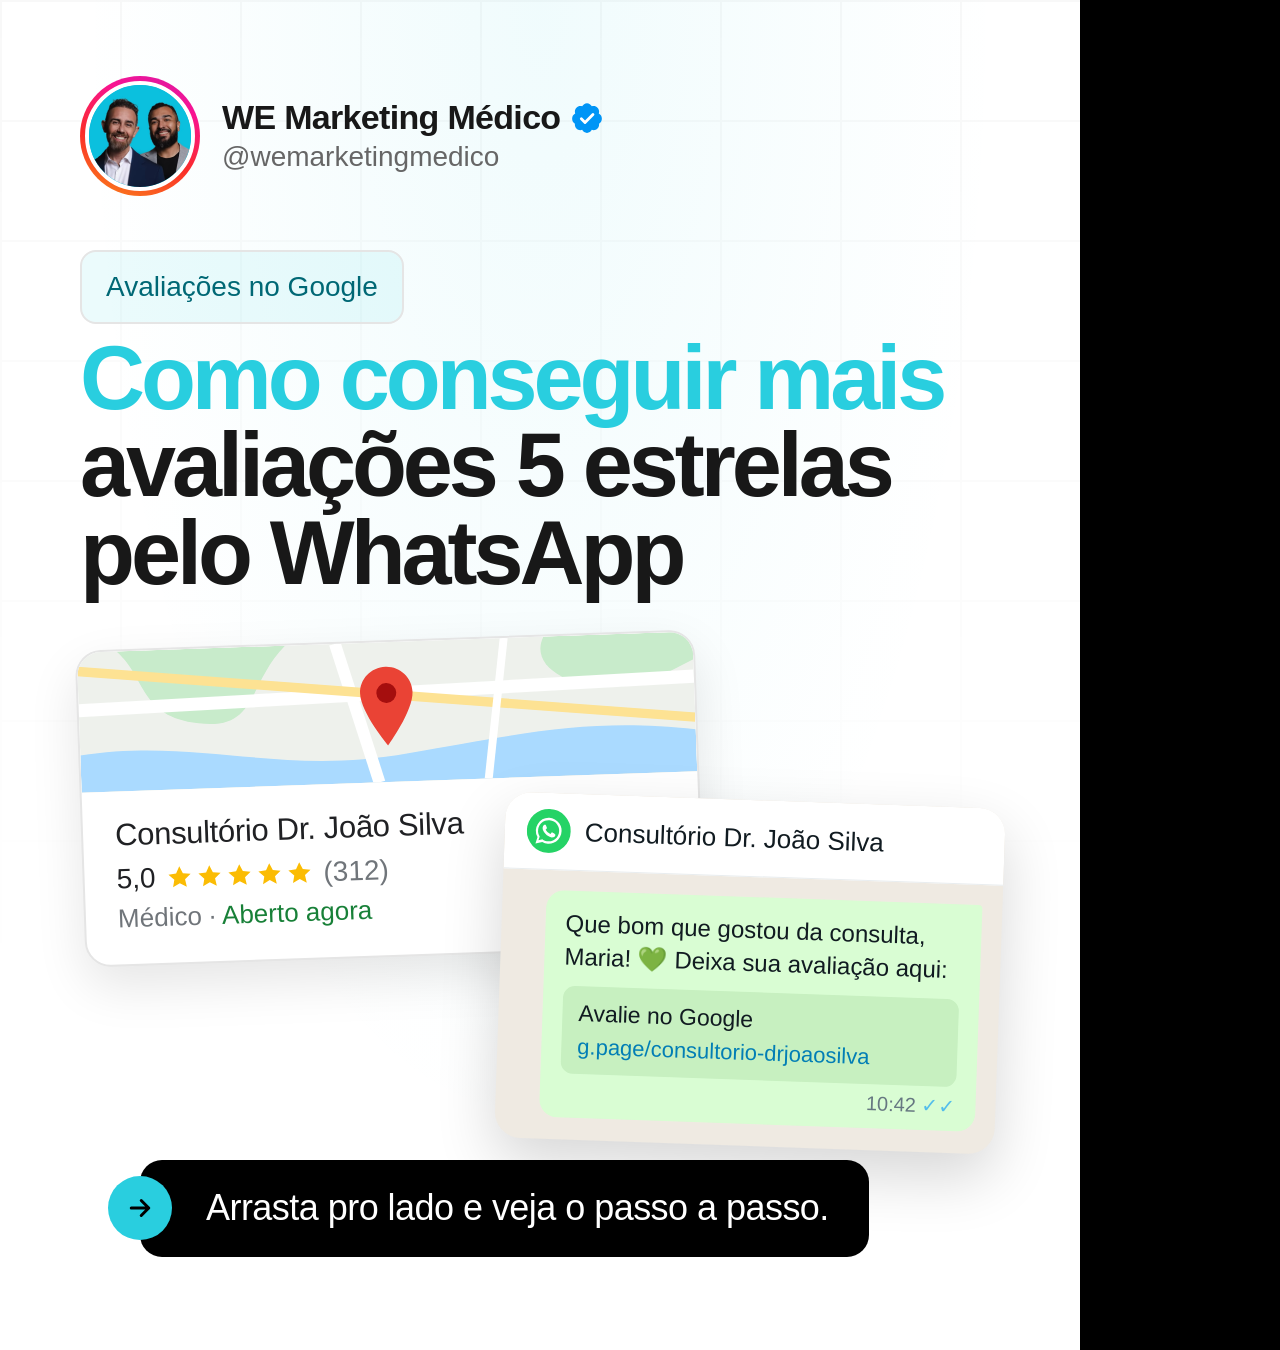
<file: we-modelos/carrossel/index.html>
<!doctype html>
<html lang="pt-BR">
  <head>
    <meta charset="UTF-8" />
    <meta name="viewport" content="width=1080, height=1350" />
    <script src="https://cdn.jsdelivr.net/npm/gsap@3.14.2/dist/gsap.min.js"></script>
    <style>
      @font-face { font-family: "Apple Color Emoji"; src: local("Apple Color Emoji"); }
      * { margin: 0; padding: 0; box-sizing: border-box; }
      html, body { width: 1080px; height: 1350px; overflow: hidden; background: #000; }
      #root { position: relative; width: 1080px; height: 1350px; overflow: hidden; background: #000; font-family: Inter, sans-serif; }

      :root {
        --ciano: #29CEDF; --ciano-escuro: #006875; --verde: #2FDEA4;
        --titulo: #181818; --texto: #444444; --apoio: #666666; --borda: #E5E5E5; --sup: #F7F7F7;
        --escuro: #000000; --card-escuro: #0A0A0A; --borda-escura: #292929; --texto-escuro: #C6C6C6;
      }

      .sl { position: absolute; inset: 0; overflow: hidden; }
      .sl.dark { background: var(--escuro); color: #fff; }
      .sl.light { background: #fff; color: var(--titulo); }
      .grade { position: absolute; inset: 0; background-size: 120px 120px; background-position: center top;
        -webkit-mask-image: linear-gradient(to bottom, rgba(0,0,0,0.26), transparent 75%); mask-image: linear-gradient(to bottom, rgba(0,0,0,0.26), transparent 75%); }
      .dark .grade { background-image: linear-gradient(#292929 2px, transparent 2px), linear-gradient(90deg, #292929 2px, transparent 2px); -webkit-mask-image: linear-gradient(to bottom, rgba(0,0,0,0.2), transparent 70%); mask-image: linear-gradient(to bottom, rgba(0,0,0,0.2), transparent 70%); }
      .light .grade { background-image: linear-gradient(#E5E5E5 2px, transparent 2px), linear-gradient(90deg, #E5E5E5 2px, transparent 2px); }
      .brilho { position: absolute; inset: 0; }
      .dark .brilho { background: radial-gradient(ellipse at 50% 0, rgba(41,206,223,0.10), transparent 60%); }
      .light .brilho { background: radial-gradient(ellipse at 50% 0, rgba(41,206,223,0.07), transparent 60%); }

      /* cabeçalho estilo Twitter */
      .tw { position: absolute; left: 80px; top: 76px; display: flex; align-items: center; gap: 22px; }
      .tw .av { flex: none; width: 120px; height: 120px; border-radius: 50%; padding: 5px; background: linear-gradient(20deg, #FA8519 0%, #FA2C2A 40%, #F91391 75%, #D61AA8 100%); }
      .tw .ph { position: relative; width: 100%; height: 100%; border-radius: 50%; overflow: hidden; background: #0BC0DE; }
      .dark .tw .ph { border: 4px solid #000; }
      .light .tw .ph { border: 4px solid #fff; }
      .tw .ph img { position: absolute; inset: 0; width: 100%; height: 100%; object-fit: cover; }
      .tw .nm { display: flex; align-items: center; gap: 10px; font-size: 34px; font-weight: 700; letter-spacing: -0.02em; line-height: 1.1; }
      .tw .nm svg { width: 34px; height: 34px; }
      .tw .hd { font-size: 28px; font-weight: 400; margin-top: 4px; }
      .dark .tw .hd { color: #8a8a8a; }
      .light .tw .hd { color: var(--apoio); }

      .selo { display: inline-flex; align-items: center; gap: 16px; padding: 14px 24px; border-radius: 16px; background: rgba(41,206,223,0.09); font-size: 28px; font-weight: 400; line-height: 1.5; }
      .dark .selo { color: #29CEDF; border: 2px solid #292929; }
      .light .selo { color: #006875; border: 2px solid #E5E5E5; }

      .tit { font-weight: 600; letter-spacing: -0.045em; line-height: 0.97; }
      .tit .l1 { display: block; color: var(--ciano); }
      .dark .tit .l2 { display: block; color: #fff; }
      .light .tit .l2 { display: block; color: var(--titulo); }

      .apoio { font-size: 40px; font-weight: 400; line-height: 1.4; letter-spacing: -0.015em; }
      .dark .apoio { color: var(--texto-escuro); }
      .light .apoio { color: var(--texto); }
      .apoio b { font-weight: 600; }
      .dark .apoio b { color: #fff; }
      .light .apoio b { color: var(--titulo); }

      /* balão com seta (referência) */
      .call { position: absolute; display: flex; align-items: center; border-radius: 22px; padding: 30px 40px 30px 66px; font-size: 36px; line-height: 1.35; letter-spacing: -0.015em; }
      .call .seta { position: absolute; left: -32px; top: 50%; margin-top: -32px; width: 64px; height: 64px; border-radius: 50%; display: flex; align-items: center; justify-content: center; }
      .call .seta svg { width: 30px; height: 30px; }
      .dark .call { background: #fff; color: var(--titulo); }
      .dark .call .seta { background: var(--ciano); color: #000; }
      .light .call { background: var(--escuro); color: #fff; }
      .light .call .seta { background: var(--ciano); color: #000; }

      /* card de lista */
      .lista { position: absolute; background: var(--escuro); color: #fff; border-radius: 28px; padding: 50px 54px; font-size: 38px; line-height: 1.35; letter-spacing: -0.015em; }
      .lista li { list-style: none; position: relative; padding-left: 58px; }
      .lista li + li { margin-top: 28px; }
      .lista li::before { content: ""; position: absolute; left: 0; top: 7px; width: 34px; height: 34px;
        background: no-repeat center / contain url("data:image/svg+xml;utf8,<svg xmlns='http://www.w3.org/2000/svg' viewBox='0 0 24 24' fill='none' stroke='%2329CEDF' stroke-width='2' stroke-linecap='round' stroke-linejoin='round'><path d='M5 12h14M13 6l6 6-6 6'/></svg>"); }

      /* escala NPS */
      .nps { background: #fff; border-radius: 28px; padding: 44px 44px 40px; box-shadow: 0 24px 60px rgba(41,206,223,0.07); }
      .nps .q { font-size: 38px; font-weight: 500; line-height: 1.3; letter-spacing: -0.02em; color: var(--titulo); }
      .nps .esc { display: flex; justify-content: space-between; margin-top: 34px; }
      .nps .esc span { width: 70px; height: 70px; border-radius: 50%; display: flex; align-items: center; justify-content: center; font-size: 30px; font-weight: 600; }
      .nps .d { background: #EFEFEF; color: var(--texto); }
      .nps .n { border: 3px solid var(--ciano); color: var(--ciano-escuro); }
      .nps .p { background: var(--ciano); color: #000; }
      .nps .leg { display: flex; justify-content: space-between; margin-top: 18px; font-size: 24px; font-weight: 500; color: var(--apoio); }
      .nps .leg span:nth-child(1) { width: 548px; text-align: center; border-top: 2px solid #E5E5E5; padding-top: 12px; }
      .nps .leg span:nth-child(2) { width: 156px; text-align: center; border-top: 2px solid var(--ciano); padding-top: 12px; }
      .nps .leg span:nth-child(3) { width: 156px; text-align: center; border-top: 2px solid var(--ciano); padding-top: 12px; color: var(--ciano-escuro); }

      .rodape { position: absolute; left: 80px; right: 80px; bottom: 70px; display: flex; justify-content: space-between; align-items: center; font-size: 26px; font-weight: 500; }
      .dark .rodape { color: #8a8a8a; }
      .light .rodape { color: var(--apoio); }

      /* slide 1 */
      .capa .selo { position: absolute; left: 80px; top: 250px; }
      .capa .tit { position: absolute; left: 80px; top: 335px; width: 940px; font-size: 90px; }
      .capa .nps { position: absolute; left: 110px; top: 680px; width: 860px; transform: rotate(-2deg); }
      .light.capa .nps { border: 2px solid #E5E5E5; box-shadow: 0 30px 80px rgba(0,0,0,0.06); }
      .capa .call { left: 140px; top: 1160px; padding-top: 24px; padding-bottom: 24px; white-space: nowrap; }


      /* capa: Google Maps + WhatsApp */
      .maps { position: absolute; left: 80px; top: 640px; width: 620px; border-radius: 26px; overflow: hidden; background: #fff; transform: rotate(-2deg); box-shadow: 0 20px 50px rgba(0,0,0,0.10); }
      .light .maps { border: 2px solid #E5E5E5; }
      .maps .mapa { position: relative; height: 140px; background: #EEF1EC; overflow: hidden; }
      .maps .mapa svg.fundo { position: absolute; inset: 0; width: 100%; height: 100%; }
      .maps .pino { position: absolute; left: 50%; top: 22px; width: 64px; height: 84px; margin-left: -32px; }
      .maps .corpo { padding: 26px 32px 30px; font-family: Roboto, sans-serif; }
      .maps .nome { font-size: 31px; font-weight: 500; color: #202124; letter-spacing: -0.01em; }
      .maps .nota { display: flex; align-items: center; gap: 10px; margin-top: 10px; font-size: 28px; color: #70757A; }
      .maps .nota b { font-weight: 500; color: #202124; }
      .maps .nota .est { display: flex; gap: 2px; }
      .maps .nota .est svg { width: 28px; height: 28px; }
      .maps .cat { margin-top: 8px; font-size: 26px; color: #70757A; }
      .maps .cat i { font-style: normal; color: #188038; }

      .zap { position: absolute; left: 500px; top: 800px; width: 500px; border-radius: 26px; overflow: hidden; background: #EFEAE2; transform: rotate(2deg); box-shadow: 0 24px 60px rgba(0,0,0,0.16); font-family: Roboto, sans-serif; }
      .zap .topo { display: flex; align-items: center; gap: 14px; padding: 16px 22px; background: #fff; border-bottom: 1px solid #E9EDEF; }
      .zap .topo svg { width: 44px; height: 44px; }
      .zap .topo span { font-size: 26px; font-weight: 500; color: #111B21; }
      .zap .bolha { margin: 20px 20px 22px 44px; padding: 16px 20px 10px; background: #D9FDD3; border-radius: 18px 4px 18px 18px; font-size: 24px; line-height: 1.38; color: #111B21; }
      .zap .link { margin-top: 12px; padding: 12px 16px; border-radius: 12px; background: #C7F0C0; font-size: 22px; color: #027EB5; }
      .zap .link b { display: block; font-weight: 500; color: #111B21; font-size: 23px; margin-bottom: 2px; }
      .zap .hora { margin-top: 6px; text-align: right; font-size: 20px; color: #667781; }
      .zap .hora em { font-style: normal; color: #53BDEB; }
      .emo { font-family: "Apple Color Emoji", "Segoe UI Emoji", "Noto Color Emoji", sans-serif; }

      /* slide 2 */
      #c2 .tit { position: absolute; left: 80px; top: 300px; width: 940px; font-size: 92px; }
      #c2 .apoio { position: absolute; left: 80px; top: 570px; width: 920px; }
      #c2 .lista { left: 80px; top: 850px; width: 920px; }

      /* slide 3 */
      #c3 .tit { position: absolute; left: 80px; top: 270px; width: 940px; font-size: 92px; }
      #c3 .apoio { position: absolute; left: 80px; top: 500px; width: 920px; }
      #c3 .nps { position: absolute; left: 80px; top: 690px; width: 920px; }
      #c3 .call { left: 160px; top: 1090px; width: 760px; }

      /* slides 4, 5, 6 */
      .faixa .tit { position: absolute; left: 80px; top: 310px; width: 940px; font-size: 120px; }
      .faixa .tit .l2 { font-size: 92px; margin-top: 10px; }
      .faixa .apoio { position: absolute; left: 80px; top: 610px; width: 920px; }
      .faixa .lista { left: 80px; top: 850px; width: 920px; }
      .faixa .num { position: absolute; right: 80px; top: 318px; display: flex; gap: 12px; }
      .faixa .num span { min-width: 92px; height: 92px; padding: 0 26px; border-radius: 60px; display: flex; align-items: center; justify-content: center; font-size: 40px; font-weight: 600; }

      .faixa .emoji { position: absolute; right: 90px; top: 440px; font-size: 150px; line-height: 1; transform: rotate(8deg); }

      /* slide 7 */
      #c7 .tit { position: absolute; left: 80px; top: 300px; width: 940px; font-size: 92px; }
      #c7 .itens { position: absolute; left: 80px; top: 570px; width: 920px; border-top: 2px solid var(--borda-escura); }
      #c7 .it { display: flex; gap: 34px; padding: 46px 0; border-bottom: 2px solid var(--borda-escura); }
      #c7 .it svg { flex: none; width: 64px; height: 64px; margin-top: 4px; }
      #c7 .it h3 { font-size: 42px; font-weight: 600; letter-spacing: -0.03em; color: #fff; }
      #c7 .it p { margin-top: 10px; font-size: 34px; line-height: 1.4; color: var(--texto-escuro); letter-spacing: -0.01em; }

      /* slide 8 · Invisible */
      .sl.azul { background: #2664EB; color: #fff; }
      .azul .tw .ph { border: 4px solid #2664EB; }
      .azul .tw .hd { color: rgba(255,255,255,0.75); }
      .azul .tit .l1 { color: #A8F0F7; }
      .azul .tit .l2 { display: block; color: #fff; }
      #c8 .inv { position: absolute; left: 80px; top: 262px; height: 64px; }
      #c8 .tit { position: absolute; left: 80px; top: 380px; width: 940px; font-size: 88px; }
      #c8 .apoio { position: absolute; left: 80px; top: 590px; width: 900px; font-size: 38px; color: rgba(255,255,255,0.88); }
      #c8 .chk { position: absolute; left: 80px; top: 760px; width: 920px; list-style: none; }
      #c8 .chk li { display: flex; align-items: center; gap: 20px; font-size: 36px; line-height: 1.3; letter-spacing: -0.015em; color: #fff; }
      #c8 .chk li + li { margin-top: 22px; }
      #c8 .chk svg { flex: none; width: 40px; height: 40px; }
      #c8 .btn { position: absolute; left: 80px; top: 1070px; display: flex; align-items: center; gap: 18px; background: var(--verde); color: #000; font-size: 40px; font-weight: 600; letter-spacing: -0.02em; padding: 32px 48px; border-radius: 24px; }
      #c8 .btn svg { width: 40px; height: 40px; }
      #c8 .url { position: absolute; left: 80px; top: 1208px; font-size: 30px; font-weight: 500; color: rgba(255,255,255,0.8); }

    </style>
  </head>
  <body>
    <div id="root" data-composition-id="main" data-start="0" data-duration="9" data-width="1080" data-height="1350">

      <!-- 1 · capa -->
      <div id="c1" class="sl dark capa clip" data-start="0" data-duration="1" data-track-index="0">
        <div class="grade"></div><div class="brilho"></div>
        <div class="tw">
          <div class="av"><div class="ph"><img src="assets/avatar-ig.png" alt="" /></div></div>
          <div><div class="nm">WE Marketing Médico <svg viewBox="0 0 24 24"><path fill="#0095F6" d="M22.5 12.5c0-1.58-.88-2.95-2.18-3.65.15-.44.23-.91.23-1.4 0-2.21-1.71-3.99-3.82-3.99-.47 0-.92.08-1.34.25C14.77 2.43 13.47 1.5 12 1.5s-2.77.93-3.39 2.21c-.42-.17-.87-.25-1.34-.25-2.11 0-3.82 1.78-3.82 3.99 0 .49.08.96.23 1.4C2.38 9.55 1.5 10.92 1.5 12.5c0 1.5.79 2.8 1.97 3.53-.03.2-.04.4-.04.6 0 2.21 1.7 3.99 3.82 3.99.47 0 .92-.09 1.34-.25.62 1.29 1.92 2.13 3.41 2.13 1.48 0 2.78-.84 3.4-2.13.42.16.87.25 1.34.25 2.12 0 3.82-1.78 3.82-3.99 0-.2-.01-.4-.04-.6 1.17-.73 1.98-2.03 1.98-3.53z"/><path fill="none" stroke="#fff" stroke-width="2" stroke-linecap="round" stroke-linejoin="round" d="M8 12.5l2.6 2.6L16.2 9.5"/></svg></div><div class="hd">@wemarketingmedico</div></div>
        </div>
        <div class="selo">Avaliações no Google</div>
        <div class="tit"><span class="l1">Como conseguir mais</span><span class="l2">avaliações 5 estrelas</span><span class="l2">pelo WhatsApp</span></div>
        <div class="maps">
          <div class="mapa">
            <svg class="fundo" viewBox="0 0 620 150" preserveAspectRatio="none">
              <path d="M0 110 C120 95 200 140 330 120 S520 90 620 105 L620 150 L0 150 Z" fill="#AADAFF"/>
              <path d="M40 0 C70 30 60 70 120 80 S170 40 210 0 Z" fill="#C8EBCB"/>
              <path d="M470 0 C450 40 520 70 580 50 L620 30 L620 0 Z" fill="#C8EBCB"/>
              <path d="M0 62 L620 48" stroke="#fff" stroke-width="14"/>
              <path d="M260 0 L300 150" stroke="#fff" stroke-width="12"/>
              <path d="M0 20 L620 92" stroke="#FDE293" stroke-width="10"/>
              <path d="M430 0 L410 150" stroke="#fff" stroke-width="8"/>
            </svg>
            <svg class="pino" viewBox="0 0 24 32"><path fill="#EA4335" d="M12 1C6.5 1 2 5.4 2 10.9 2 18.3 12 31 12 31s10-12.7 10-20.1C22 5.4 17.5 1 12 1z"/><circle cx="12" cy="11" r="3.8" fill="#A50E0E"/></svg>
          </div>
          <div class="corpo">
            <div class="nome">Consultório Dr. João Silva</div>
            <div class="nota"><b>5,0</b><span class="est"><svg viewBox="0 0 24 24"><path fill="#FBBC04" d="M12 2.5l2.9 6 6.6.8-4.9 4.5 1.3 6.5L12 17l-5.9 3.3 1.3-6.5-4.9-4.5 6.6-.8z"/></svg><svg viewBox="0 0 24 24"><path fill="#FBBC04" d="M12 2.5l2.9 6 6.6.8-4.9 4.5 1.3 6.5L12 17l-5.9 3.3 1.3-6.5-4.9-4.5 6.6-.8z"/></svg><svg viewBox="0 0 24 24"><path fill="#FBBC04" d="M12 2.5l2.9 6 6.6.8-4.9 4.5 1.3 6.5L12 17l-5.9 3.3 1.3-6.5-4.9-4.5 6.6-.8z"/></svg><svg viewBox="0 0 24 24"><path fill="#FBBC04" d="M12 2.5l2.9 6 6.6.8-4.9 4.5 1.3 6.5L12 17l-5.9 3.3 1.3-6.5-4.9-4.5 6.6-.8z"/></svg><svg viewBox="0 0 24 24"><path fill="#FBBC04" d="M12 2.5l2.9 6 6.6.8-4.9 4.5 1.3 6.5L12 17l-5.9 3.3 1.3-6.5-4.9-4.5 6.6-.8z"/></svg></span>(312)</div>
            <div class="cat">Médico · <i>Aberto agora</i></div>
          </div>
        </div>
        <div class="zap">
          <div class="topo"><svg viewBox="0 0 32 32"><circle cx="16" cy="16" r="16" fill="#25D366"/><path fill="#fff" d="M16 6.5a9.4 9.4 0 0 0-8.1 14.2L6.6 25.5l4.9-1.3A9.4 9.4 0 1 0 16 6.5zm0 17.1c-1.5 0-2.9-.4-4.1-1.1l-.3-.2-2.9.8.8-2.8-.2-.3A7.7 7.7 0 1 1 16 23.6zm4.2-5.8c-.2-.1-1.4-.7-1.6-.8-.2-.1-.4-.1-.5.1l-.7.9c-.1.2-.3.2-.5.1a6.3 6.3 0 0 1-3.1-2.7c-.2-.4.2-.4.7-1.2.1-.1 0-.3 0-.4l-.7-1.7c-.2-.4-.4-.4-.5-.4h-.5c-.2 0-.4.1-.6.3-.2.2-.8.8-.8 2s.8 2.3.9 2.5c.1.2 1.6 2.5 4 3.5 1.5.6 2 .7 2.8.6.5-.1 1.4-.6 1.6-1.1.2-.5.2-1 .1-1.1l-.6-.2z"/></svg><span>Consultório Dr. João Silva</span></div>
          <div class="bolha">Que bom que gostou da consulta, Maria! <span class="emo">💚</span> Deixa sua avaliação aqui:
            <div class="link"><b>Avalie no Google</b>g.page/consultorio-drjoaosilva</div>
            <div class="hora">10:42 <em>✓✓</em></div>
          </div>
        </div>
        <div class="call"><span class="seta"><svg viewBox="0 0 24 24" fill="none" stroke="currentColor" stroke-width="2.4" stroke-linecap="round" stroke-linejoin="round"><path d="M5 12h14M13 6l6 6-6 6"/></svg></span>Arrasta pro lado e veja o passo a passo.</div>
      </div>

      <!-- 2 · o erro -->
      <div id="c2" class="sl light clip" data-start="1" data-duration="1" data-track-index="0">
        <div class="tw">
          <div class="av"><div class="ph"><img src="assets/avatar-ig.png" alt="" /></div></div>
          <div><div class="nm">WE Marketing Médico <svg viewBox="0 0 24 24"><path fill="#0095F6" d="M22.5 12.5c0-1.58-.88-2.95-2.18-3.65.15-.44.23-.91.23-1.4 0-2.21-1.71-3.99-3.82-3.99-.47 0-.92.08-1.34.25C14.77 2.43 13.47 1.5 12 1.5s-2.77.93-3.39 2.21c-.42-.17-.87-.25-1.34-.25-2.11 0-3.82 1.78-3.82 3.99 0 .49.08.96.23 1.4C2.38 9.55 1.5 10.92 1.5 12.5c0 1.5.79 2.8 1.97 3.53-.03.2-.04.4-.04.6 0 2.21 1.7 3.99 3.82 3.99.47 0 .92-.09 1.34-.25.62 1.29 1.92 2.13 3.41 2.13 1.48 0 2.78-.84 3.4-2.13.42.16.87.25 1.34.25 2.12 0 3.82-1.78 3.82-3.99 0-.2-.01-.4-.04-.6 1.17-.73 1.98-2.03 1.98-3.53z"/><path fill="none" stroke="#fff" stroke-width="2" stroke-linecap="round" stroke-linejoin="round" d="M8 12.5l2.6 2.6L16.2 9.5"/></svg></div><div class="hd">@wemarketingmedico</div></div>
        </div>
        <div class="tit"><span class="l1">O erro mais comum</span><span class="l2">é pedir pra todos.</span></div>
        <div class="apoio">A maioria dos consultórios manda o link do Google pra <b>todo paciente</b> no WhatsApp, sem saber como ele saiu da consulta.</div>
        <ul class="lista">
          <li>Insatisfeitos também recebem o link</li>
          <li>A nota baixa aparece sem aviso</li>
          <li>Você descobre o problema em público</li>
        </ul>
      </div>

      <!-- 3 · a NPS -->
      <div id="c3" class="sl dark clip" data-start="2" data-duration="1" data-track-index="0">
        <div class="tw">
          <div class="av"><div class="ph"><img src="assets/avatar-ig.png" alt="" /></div></div>
          <div><div class="nm">WE Marketing Médico <svg viewBox="0 0 24 24"><path fill="#0095F6" d="M22.5 12.5c0-1.58-.88-2.95-2.18-3.65.15-.44.23-.91.23-1.4 0-2.21-1.71-3.99-3.82-3.99-.47 0-.92.08-1.34.25C14.77 2.43 13.47 1.5 12 1.5s-2.77.93-3.39 2.21c-.42-.17-.87-.25-1.34-.25-2.11 0-3.82 1.78-3.82 3.99 0 .49.08.96.23 1.4C2.38 9.55 1.5 10.92 1.5 12.5c0 1.5.79 2.8 1.97 3.53-.03.2-.04.4-.04.6 0 2.21 1.7 3.99 3.82 3.99.47 0 .92-.09 1.34-.25.62 1.29 1.92 2.13 3.41 2.13 1.48 0 2.78-.84 3.4-2.13.42.16.87.25 1.34.25 2.12 0 3.82-1.78 3.82-3.99 0-.2-.01-.4-.04-.6 1.17-.73 1.98-2.03 1.98-3.53z"/><path fill="none" stroke="#fff" stroke-width="2" stroke-linecap="round" stroke-linejoin="round" d="M8 12.5l2.6 2.6L16.2 9.5"/></svg></div><div class="hd">@wemarketingmedico</div></div>
        </div>
        <div class="tit"><span class="l1">Primeiro, a gente</span><span class="l2">aplica uma NPS.</span></div>
        <div class="apoio">Uma pergunta só, enviada pelo <b>WhatsApp</b> depois da consulta:</div>
        <div class="nps">
          <div class="q">Numa escala de 0 a 10, qual a chance de você indicar o Dr. João Silva para alguém?</div>
          <div class="esc"><span class="d">0</span><span class="d">1</span><span class="d">2</span><span class="d">3</span><span class="d">4</span><span class="d">5</span><span class="d">6</span><span class="n">7</span><span class="n">8</span><span class="p">9</span><span class="p">10</span></div>
          <div class="leg"><span>detrator</span><span>neutro</span><span>promotor</span></div>
        </div>
        <div class="call"><span class="seta"><svg viewBox="0 0 24 24" fill="none" stroke="currentColor" stroke-width="2.4" stroke-linecap="round" stroke-linejoin="round"><path d="M5 12h14M13 6l6 6-6 6"/></svg></span>A nota decide o próximo passo.</div>
      </div>

      <!-- 4 · 9 ou 10 -->
      <div id="c4" class="sl light faixa clip" data-start="3" data-duration="1" data-track-index="0">
        <div class="tw">
          <div class="av"><div class="ph"><img src="assets/avatar-ig.png" alt="" /></div></div>
          <div><div class="nm">WE Marketing Médico <svg viewBox="0 0 24 24"><path fill="#0095F6" d="M22.5 12.5c0-1.58-.88-2.95-2.18-3.65.15-.44.23-.91.23-1.4 0-2.21-1.71-3.99-3.82-3.99-.47 0-.92.08-1.34.25C14.77 2.43 13.47 1.5 12 1.5s-2.77.93-3.39 2.21c-.42-.17-.87-.25-1.34-.25-2.11 0-3.82 1.78-3.82 3.99 0 .49.08.96.23 1.4C2.38 9.55 1.5 10.92 1.5 12.5c0 1.5.79 2.8 1.97 3.53-.03.2-.04.4-.04.6 0 2.21 1.7 3.99 3.82 3.99.47 0 .92-.09 1.34-.25.62 1.29 1.92 2.13 3.41 2.13 1.48 0 2.78-.84 3.4-2.13.42.16.87.25 1.34.25 2.12 0 3.82-1.78 3.82-3.99 0-.2-.01-.4-.04-.6 1.17-.73 1.98-2.03 1.98-3.53z"/><path fill="none" stroke="#fff" stroke-width="2" stroke-linecap="round" stroke-linejoin="round" d="M8 12.5l2.6 2.6L16.2 9.5"/></svg></div><div class="hd">@wemarketingmedico</div></div>
        </div>
        <div class="tit"><span class="l1">9 ou 10</span><span class="l2">Promotor</span></div>
        <div class="emoji emo">😍</div>
        <div class="num"><span style="background:#29CEDF;color:#000">9</span><span style="background:#29CEDF;color:#000">10</span></div>
        <div class="apoio">Esse paciente <b>recebe o link pra deixar a avaliação no Google.</b></div>
        <ul class="lista">
          <li>Saiu feliz da consulta</li>
          <li>Tem mais chance de dar 5 estrelas</li>
          <li>Vira prova social pro próximo paciente</li>
        </ul>
      </div>

      <!-- 5 · 7 ou 8 -->
      <div id="c5" class="sl light faixa clip" data-start="4" data-duration="1" data-track-index="0">
        <div class="tw">
          <div class="av"><div class="ph"><img src="assets/avatar-ig.png" alt="" /></div></div>
          <div><div class="nm">WE Marketing Médico <svg viewBox="0 0 24 24"><path fill="#0095F6" d="M22.5 12.5c0-1.58-.88-2.95-2.18-3.65.15-.44.23-.91.23-1.4 0-2.21-1.71-3.99-3.82-3.99-.47 0-.92.08-1.34.25C14.77 2.43 13.47 1.5 12 1.5s-2.77.93-3.39 2.21c-.42-.17-.87-.25-1.34-.25-2.11 0-3.82 1.78-3.82 3.99 0 .49.08.96.23 1.4C2.38 9.55 1.5 10.92 1.5 12.5c0 1.5.79 2.8 1.97 3.53-.03.2-.04.4-.04.6 0 2.21 1.7 3.99 3.82 3.99.47 0 .92-.09 1.34-.25.62 1.29 1.92 2.13 3.41 2.13 1.48 0 2.78-.84 3.4-2.13.42.16.87.25 1.34.25 2.12 0 3.82-1.78 3.82-3.99 0-.2-.01-.4-.04-.6 1.17-.73 1.98-2.03 1.98-3.53z"/><path fill="none" stroke="#fff" stroke-width="2" stroke-linecap="round" stroke-linejoin="round" d="M8 12.5l2.6 2.6L16.2 9.5"/></svg></div><div class="hd">@wemarketingmedico</div></div>
        </div>
        <div class="tit"><span class="l1">7 ou 8</span><span class="l2">Neutro</span></div>
        <div class="emoji emo">😐</div>
        <div class="num"><span style="border:4px solid #29CEDF;color:#006875">7</span><span style="border:4px solid #29CEDF;color:#006875">8</span></div>
        <div class="apoio">Esse paciente recebe a próxima pergunta: <b>o que faltou pra chegar no 10?</b></div>
        <ul class="lista">
          <li>Você descobre o detalhe que incomodou</li>
          <li>A resposta vira melhoria no atendimento</li>
          <li>O próximo paciente já encontra isso resolvido</li>
        </ul>
      </div>

      <!-- 6 · 0 a 6 -->
      <div id="c6" class="sl light faixa clip" data-start="5" data-duration="1" data-track-index="0">
        <div class="tw">
          <div class="av"><div class="ph"><img src="assets/avatar-ig.png" alt="" /></div></div>
          <div><div class="nm">WE Marketing Médico <svg viewBox="0 0 24 24"><path fill="#0095F6" d="M22.5 12.5c0-1.58-.88-2.95-2.18-3.65.15-.44.23-.91.23-1.4 0-2.21-1.71-3.99-3.82-3.99-.47 0-.92.08-1.34.25C14.77 2.43 13.47 1.5 12 1.5s-2.77.93-3.39 2.21c-.42-.17-.87-.25-1.34-.25-2.11 0-3.82 1.78-3.82 3.99 0 .49.08.96.23 1.4C2.38 9.55 1.5 10.92 1.5 12.5c0 1.5.79 2.8 1.97 3.53-.03.2-.04.4-.04.6 0 2.21 1.7 3.99 3.82 3.99.47 0 .92-.09 1.34-.25.62 1.29 1.92 2.13 3.41 2.13 1.48 0 2.78-.84 3.4-2.13.42.16.87.25 1.34.25 2.12 0 3.82-1.78 3.82-3.99 0-.2-.01-.4-.04-.6 1.17-.73 1.98-2.03 1.98-3.53z"/><path fill="none" stroke="#fff" stroke-width="2" stroke-linecap="round" stroke-linejoin="round" d="M8 12.5l2.6 2.6L16.2 9.5"/></svg></div><div class="hd">@wemarketingmedico</div></div>
        </div>
        <div class="tit"><span class="l1">De 0 a 6</span><span class="l2">Detrator</span></div>
        <div class="emoji emo">😡</div>
        <div class="num"><span style="background:#EFEFEF;color:#444">0–6</span></div>
        <div class="apoio">É um paciente que vai falar mal. <b>A secretária é avisada na hora.</b></div>
        <ul class="lista">
          <li>Ela precisa resolver a vida desse paciente</li>
          <li>O problema é tratado no privado, antes de virar nota baixa</li>
          <li>Esse paciente não recebe o link do Google</li>
        </ul>
      </div>

      <!-- 7 · o que você ganha -->
      <div id="c7" class="sl dark clip" data-start="6" data-duration="1" data-track-index="0">
        <div class="tw">
          <div class="av"><div class="ph"><img src="assets/avatar-ig.png" alt="" /></div></div>
          <div><div class="nm">WE Marketing Médico <svg viewBox="0 0 24 24"><path fill="#0095F6" d="M22.5 12.5c0-1.58-.88-2.95-2.18-3.65.15-.44.23-.91.23-1.4 0-2.21-1.71-3.99-3.82-3.99-.47 0-.92.08-1.34.25C14.77 2.43 13.47 1.5 12 1.5s-2.77.93-3.39 2.21c-.42-.17-.87-.25-1.34-.25-2.11 0-3.82 1.78-3.82 3.99 0 .49.08.96.23 1.4C2.38 9.55 1.5 10.92 1.5 12.5c0 1.5.79 2.8 1.97 3.53-.03.2-.04.4-.04.6 0 2.21 1.7 3.99 3.82 3.99.47 0 .92-.09 1.34-.25.62 1.29 1.92 2.13 3.41 2.13 1.48 0 2.78-.84 3.4-2.13.42.16.87.25 1.34.25 2.12 0 3.82-1.78 3.82-3.99 0-.2-.01-.4-.04-.6 1.17-.73 1.98-2.03 1.98-3.53z"/><path fill="none" stroke="#fff" stroke-width="2" stroke-linecap="round" stroke-linejoin="round" d="M8 12.5l2.6 2.6L16.2 9.5"/></svg></div><div class="hd">@wemarketingmedico</div></div>
        </div>
        <div class="tit"><span class="l1">Na prática, você</span><span class="l2">ganha três coisas.</span></div>
        <div class="itens">
          <div class="it">
            <svg viewBox="0 0 24 24" fill="none" stroke="#29CEDF" stroke-width="1.5" stroke-linecap="round" stroke-linejoin="round"><path d="M12 3.5l2.6 5.3 5.9.9-4.3 4.1 1 5.8L12 16.9l-5.2 2.7 1-5.8-4.3-4.1 5.9-.9z"/></svg>
            <div><h3>Reputação no Google</h3><p>O link só vai pra quem saiu feliz da consulta.</p></div>
          </div>
          <div class="it">
            <svg viewBox="0 0 24 24" fill="none" stroke="#29CEDF" stroke-width="1.5" stroke-linecap="round" stroke-linejoin="round"><path d="M12 3v3M12 18v3M3 12h3M18 12h3M5.6 5.6l2.1 2.1M16.3 16.3l2.1 2.1M5.6 18.4l2.1-2.1M16.3 7.7l2.1-2.1"/><circle cx="12" cy="12" r="2.5"/></svg>
            <div><h3>Posicionamento nas IAs</h3><p>Elas também olham pras suas avaliações.</p></div>
          </div>
          <div class="it">
            <svg viewBox="0 0 24 24" fill="none" stroke="#29CEDF" stroke-width="1.5" stroke-linecap="round" stroke-linejoin="round"><path d="M20 12a8 8 0 0 1-11.6 7.1L4 20l1-4.2A8 8 0 1 1 20 12z"/><path d="M8.5 12h7M8.5 9h4"/></svg>
            <div><h3>Experiência do paciente</h3><p>Feedback concreto pra aplicar melhorias no atendimento.</p></div>
          </div>
        </div>
      </div>

      <!-- 8 · CTA Invisible CRM -->
      <div id="c8" class="sl azul clip" data-start="7" data-duration="1" data-track-index="0">
        <div class="tw">
          <div class="av"><div class="ph"><img src="assets/avatar-ig.png" alt="" /></div></div>
          <div><div class="nm">WE Marketing Médico <svg viewBox="0 0 24 24"><path fill="#0095F6" d="M22.5 12.5c0-1.58-.88-2.95-2.18-3.65.15-.44.23-.91.23-1.4 0-2.21-1.71-3.99-3.82-3.99-.47 0-.92.08-1.34.25C14.77 2.43 13.47 1.5 12 1.5s-2.77.93-3.39 2.21c-.42-.17-.87-.25-1.34-.25-2.11 0-3.82 1.78-3.82 3.99 0 .49.08.96.23 1.4C2.38 9.55 1.5 10.92 1.5 12.5c0 1.5.79 2.8 1.97 3.53-.03.2-.04.4-.04.6 0 2.21 1.7 3.99 3.82 3.99.47 0 .92-.09 1.34-.25.62 1.29 1.92 2.13 3.41 2.13 1.48 0 2.78-.84 3.4-2.13.42.16.87.25 1.34.25 2.12 0 3.82-1.78 3.82-3.99 0-.2-.01-.4-.04-.6 1.17-.73 1.98-2.03 1.98-3.53z"/><path fill="none" stroke="#fff" stroke-width="2" stroke-linecap="round" stroke-linejoin="round" d="M8 12.5l2.6 2.6L16.2 9.5"/></svg></div><div class="hd">@wemarketingmedico</div></div>
        </div>
        <img class="inv" src="assets/invisible-branco.png" alt="Invisible CRM" />
        <div class="tit"><span class="l1">Automatize tudo isso</span><span class="l2">com o Invisible CRM</span></div>
        <div class="apoio">A NPS e o pedido de avaliação no Google saem sozinhos pelo WhatsApp.</div>
        <ul class="chk">
          <li><svg viewBox="0 0 24 24" fill="none" stroke="#A8F0F7" stroke-width="2" stroke-linecap="round" stroke-linejoin="round"><path d="M5 12.5l4.5 4.5L19 7.5"/></svg>API oficial do WhatsApp</li>
          <li><svg viewBox="0 0 24 24" fill="none" stroke="#A8F0F7" stroke-width="2" stroke-linecap="round" stroke-linejoin="round"><path d="M5 12.5l4.5 4.5L19 7.5"/></svg>Pesquisas NPS e pedidos de avaliação</li>
          <li><svg viewBox="0 0 24 24" fill="none" stroke="#A8F0F7" stroke-width="2" stroke-linecap="round" stroke-linejoin="round"><path d="M5 12.5l4.5 4.5L19 7.5"/></svg>Fluxos com esperas e condições</li>
          <li><svg viewBox="0 0 24 24" fill="none" stroke="#A8F0F7" stroke-width="2" stroke-linecap="round" stroke-linejoin="round"><path d="M5 12.5l4.5 4.5L19 7.5"/></svg>Secretária Virtual com IA</li>
        </ul>
        <div class="btn">Agende uma demonstração <svg viewBox="0 0 24 24" fill="none" stroke="currentColor" stroke-width="2.4" stroke-linecap="round" stroke-linejoin="round"><path d="M5 12h14M13 6l6 6-6 6"/></svg></div>
        <div class="url">we.marketing/crm</div>
      </div>

      <!-- 1b · capa clara -->
      <div id="c1b" class="sl light capa clip" data-start="8" data-duration="1" data-track-index="0">
        <div class="grade"></div><div class="brilho"></div>
        <div class="tw">
          <div class="av"><div class="ph"><img src="assets/avatar-ig.png" alt="" /></div></div>
          <div><div class="nm">WE Marketing Médico <svg viewBox="0 0 24 24"><path fill="#0095F6" d="M22.5 12.5c0-1.58-.88-2.95-2.18-3.65.15-.44.23-.91.23-1.4 0-2.21-1.71-3.99-3.82-3.99-.47 0-.92.08-1.34.25C14.77 2.43 13.47 1.5 12 1.5s-2.77.93-3.39 2.21c-.42-.17-.87-.25-1.34-.25-2.11 0-3.82 1.78-3.82 3.99 0 .49.08.96.23 1.4C2.38 9.55 1.5 10.92 1.5 12.5c0 1.5.79 2.8 1.97 3.53-.03.2-.04.4-.04.6 0 2.21 1.7 3.99 3.82 3.99.47 0 .92-.09 1.34-.25.62 1.29 1.92 2.13 3.41 2.13 1.48 0 2.78-.84 3.4-2.13.42.16.87.25 1.34.25 2.12 0 3.82-1.78 3.82-3.99 0-.2-.01-.4-.04-.6 1.17-.73 1.98-2.03 1.98-3.53z"/><path fill="none" stroke="#fff" stroke-width="2" stroke-linecap="round" stroke-linejoin="round" d="M8 12.5l2.6 2.6L16.2 9.5"/></svg></div><div class="hd">@wemarketingmedico</div></div>
        </div>
        <div class="selo">Avaliações no Google</div>
        <div class="tit"><span class="l1">Como conseguir mais</span><span class="l2">avaliações 5 estrelas</span><span class="l2">pelo WhatsApp</span></div>
        <div class="maps">
          <div class="mapa">
            <svg class="fundo" viewBox="0 0 620 150" preserveAspectRatio="none">
              <path d="M0 110 C120 95 200 140 330 120 S520 90 620 105 L620 150 L0 150 Z" fill="#AADAFF"/>
              <path d="M40 0 C70 30 60 70 120 80 S170 40 210 0 Z" fill="#C8EBCB"/>
              <path d="M470 0 C450 40 520 70 580 50 L620 30 L620 0 Z" fill="#C8EBCB"/>
              <path d="M0 62 L620 48" stroke="#fff" stroke-width="14"/>
              <path d="M260 0 L300 150" stroke="#fff" stroke-width="12"/>
              <path d="M0 20 L620 92" stroke="#FDE293" stroke-width="10"/>
              <path d="M430 0 L410 150" stroke="#fff" stroke-width="8"/>
            </svg>
            <svg class="pino" viewBox="0 0 24 32"><path fill="#EA4335" d="M12 1C6.5 1 2 5.4 2 10.9 2 18.3 12 31 12 31s10-12.7 10-20.1C22 5.4 17.5 1 12 1z"/><circle cx="12" cy="11" r="3.8" fill="#A50E0E"/></svg>
          </div>
          <div class="corpo">
            <div class="nome">Consultório Dr. João Silva</div>
            <div class="nota"><b>5,0</b><span class="est"><svg viewBox="0 0 24 24"><path fill="#FBBC04" d="M12 2.5l2.9 6 6.6.8-4.9 4.5 1.3 6.5L12 17l-5.9 3.3 1.3-6.5-4.9-4.5 6.6-.8z"/></svg><svg viewBox="0 0 24 24"><path fill="#FBBC04" d="M12 2.5l2.9 6 6.6.8-4.9 4.5 1.3 6.5L12 17l-5.9 3.3 1.3-6.5-4.9-4.5 6.6-.8z"/></svg><svg viewBox="0 0 24 24"><path fill="#FBBC04" d="M12 2.5l2.9 6 6.6.8-4.9 4.5 1.3 6.5L12 17l-5.9 3.3 1.3-6.5-4.9-4.5 6.6-.8z"/></svg><svg viewBox="0 0 24 24"><path fill="#FBBC04" d="M12 2.5l2.9 6 6.6.8-4.9 4.5 1.3 6.5L12 17l-5.9 3.3 1.3-6.5-4.9-4.5 6.6-.8z"/></svg><svg viewBox="0 0 24 24"><path fill="#FBBC04" d="M12 2.5l2.9 6 6.6.8-4.9 4.5 1.3 6.5L12 17l-5.9 3.3 1.3-6.5-4.9-4.5 6.6-.8z"/></svg></span>(312)</div>
            <div class="cat">Médico · <i>Aberto agora</i></div>
          </div>
        </div>
        <div class="zap">
          <div class="topo"><svg viewBox="0 0 32 32"><circle cx="16" cy="16" r="16" fill="#25D366"/><path fill="#fff" d="M16 6.5a9.4 9.4 0 0 0-8.1 14.2L6.6 25.5l4.9-1.3A9.4 9.4 0 1 0 16 6.5zm0 17.1c-1.5 0-2.9-.4-4.1-1.1l-.3-.2-2.9.8.8-2.8-.2-.3A7.7 7.7 0 1 1 16 23.6zm4.2-5.8c-.2-.1-1.4-.7-1.6-.8-.2-.1-.4-.1-.5.1l-.7.9c-.1.2-.3.2-.5.1a6.3 6.3 0 0 1-3.1-2.7c-.2-.4.2-.4.7-1.2.1-.1 0-.3 0-.4l-.7-1.7c-.2-.4-.4-.4-.5-.4h-.5c-.2 0-.4.1-.6.3-.2.2-.8.8-.8 2s.8 2.3.9 2.5c.1.2 1.6 2.5 4 3.5 1.5.6 2 .7 2.8.6.5-.1 1.4-.6 1.6-1.1.2-.5.2-1 .1-1.1l-.6-.2z"/></svg><span>Consultório Dr. João Silva</span></div>
          <div class="bolha">Que bom que gostou da consulta, Maria! <span class="emo">💚</span> Deixa sua avaliação aqui:
            <div class="link"><b>Avalie no Google</b>g.page/consultorio-drjoaosilva</div>
            <div class="hora">10:42 <em>✓✓</em></div>
          </div>
        </div>
        <div class="call"><span class="seta"><svg viewBox="0 0 24 24" fill="none" stroke="currentColor" stroke-width="2.4" stroke-linecap="round" stroke-linejoin="round"><path d="M5 12h14M13 6l6 6-6 6"/></svg></span>Arrasta pro lado e veja o passo a passo.</div>
      </div>

    </div>
    <script>
      window.__timelines = window.__timelines || {};
      window.__timelines["main"] = gsap.timeline({ paused: true });
    </script>
  </body>
</html>
</file>
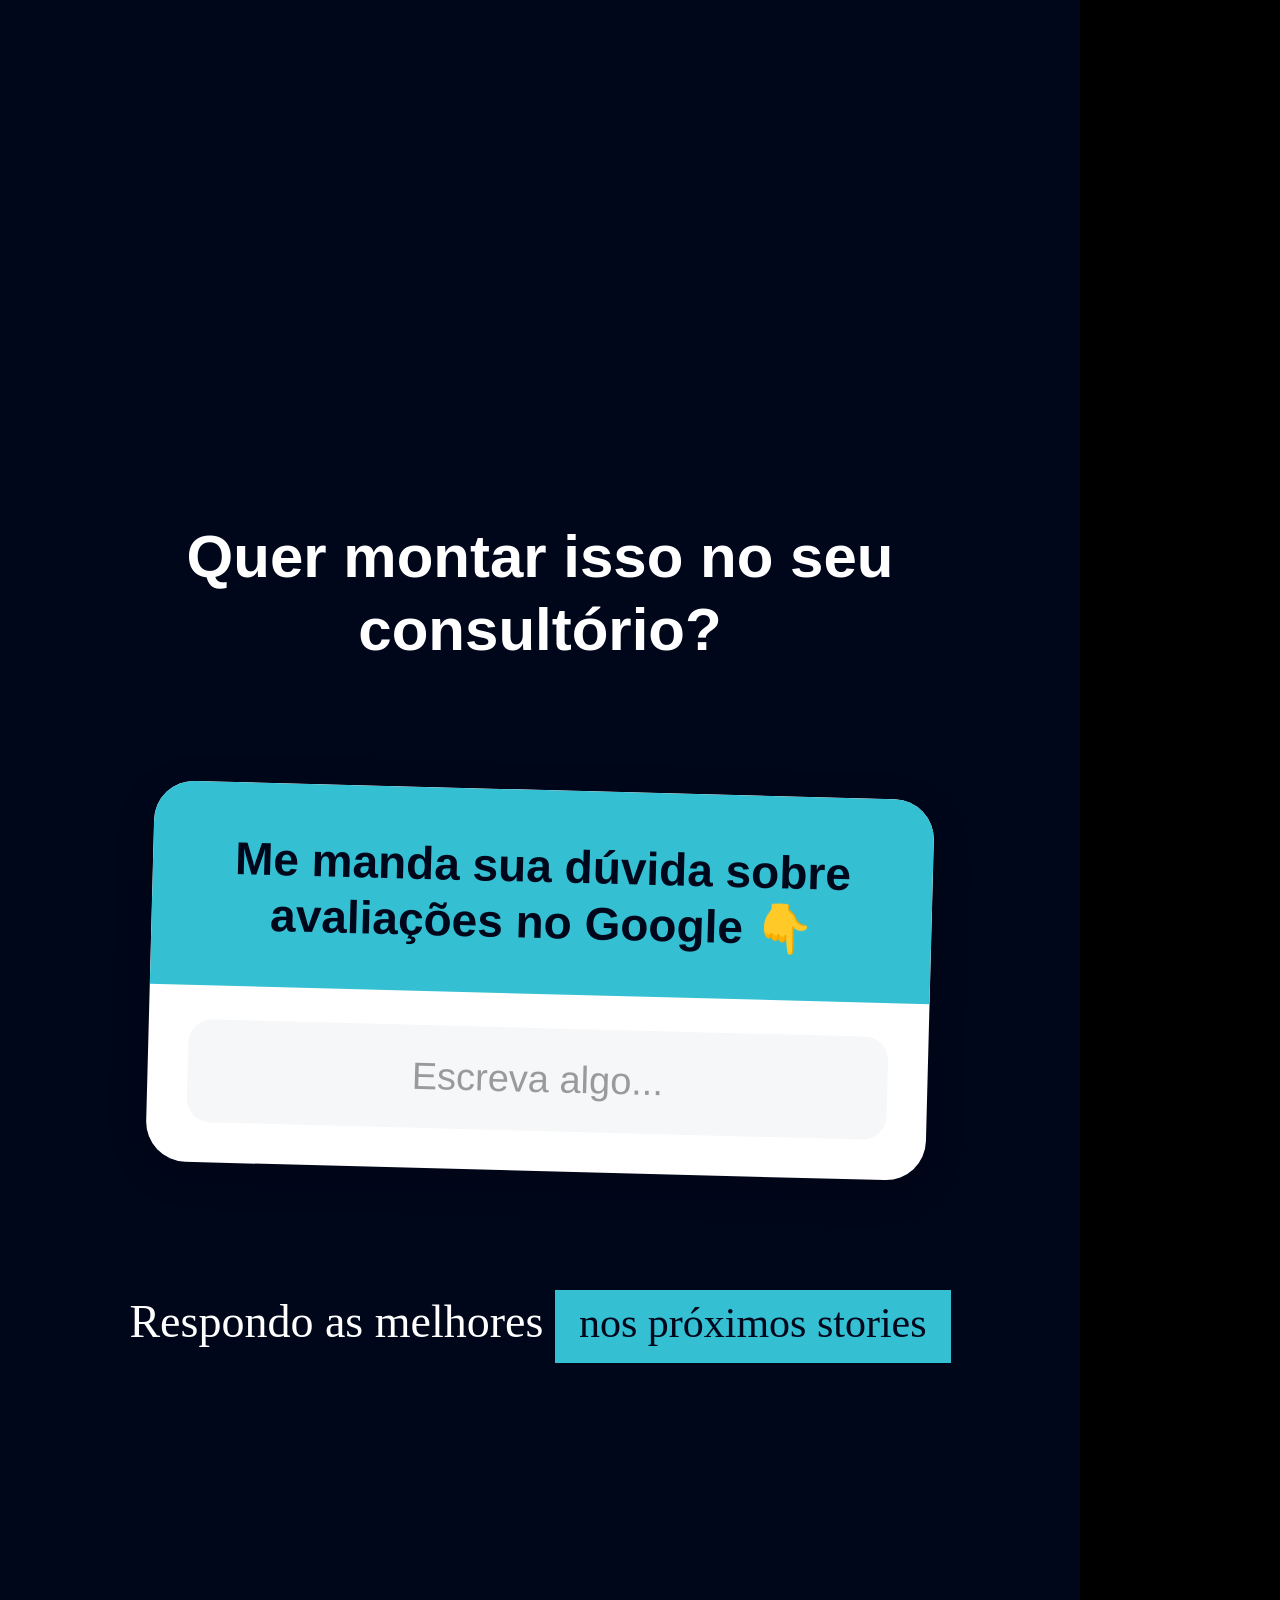
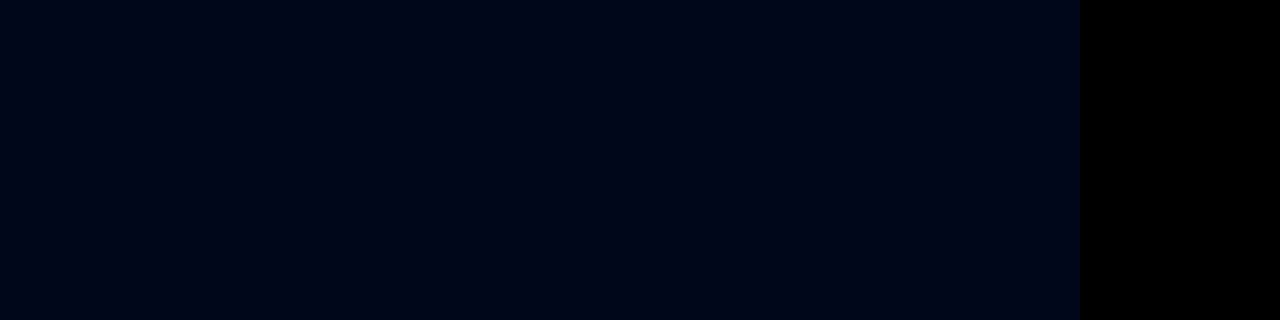
<file: we-modelos/stories/index.html>
<!doctype html>
<html lang="pt-BR" data-resolution="portrait">
  <head>
    <meta charset="UTF-8" />
    <meta name="viewport" content="width=1080, height=1920" />
    <script src="https://cdn.jsdelivr.net/npm/gsap@3.14.2/dist/gsap.min.js"></script>
    <style>
      @font-face { font-family: "Apple Color Emoji"; src: local("Apple Color Emoji"); }
      * { margin: 0; padding: 0; box-sizing: border-box; }
      html, body { width: 1080px; height: 1920px; overflow: hidden; background: #000; }
      #root { position: relative; width: 1080px; height: 1920px; overflow: hidden; background: #000; }

      .st { position: absolute; inset: 0; overflow: hidden; }
      .ciano { background: #34BFD3; }
            .preto { background: #01071A; }

      .emo { font-family: "Apple Color Emoji", "Segoe UI Emoji", "Noto Color Emoji", sans-serif; font-style: normal; font-weight: 400; }
      .tag { display: inline-block; background: #01071A; color: #fff; padding: 6px 24px 12px; }
      .hl { background: #01071A; color: #fff; padding: 0 12px; -webkit-box-decoration-break: clone; box-decoration-break: clone; }
      .mk { padding-bottom: 10px; -webkit-box-decoration-break: clone; box-decoration-break: clone;
        background: url("data:image/svg+xml;utf8,<svg xmlns='http://www.w3.org/2000/svg' viewBox='0 0 300 20' preserveAspectRatio='none'><path d='M3 12 C 60 6, 120 15, 180 9 S 270 7, 297 12' fill='none' stroke='%2301071A' stroke-width='6' stroke-linecap='round'/></svg>") left bottom / 100% 22px no-repeat; }

      .react { position: absolute; width: 230px; height: 230px; }
      .react .tab { position: absolute; right: -6px; bottom: -6px; width: 92px; height: 92px; border-radius: 18px; background: #d9d9d9; }
      .react .bola { position: absolute; inset: 0; border-radius: 50%; background: #fff; display: flex; align-items: center; justify-content: center; font-size: 118px; box-shadow: 0 6px 24px rgba(0,0,0,0.12); }

      .pill-top { position: absolute; left: 0; top: 250px; width: 1080px; display: flex; justify-content: center; }
      .pill-top span { background: #34BFD3; color: #01071A; font-family: Roboto, sans-serif; font-weight: 700; font-size: 34px; letter-spacing: 0.01em; padding: 14px 40px; border-radius: 60px; }

      /* Story 1: caixinha respondida */
      #s1 .qbox { position: absolute; left: 66px; top: 300px; width: 640px; border-radius: 36px; overflow: hidden; background: #fff; transform: rotate(-1.5deg); }
      #s1 .qbox .qh { background: #01071A; color: #fff; font-family: Roboto, sans-serif; font-size: 30px; text-align: center; padding: 26px 20px 22px; }
      #s1 .qbox .qb { color: #01071A; font-family: Roboto, sans-serif; font-weight: 500; font-size: 44px; line-height: 1.22; text-align: center; padding: 34px 40px 40px; }
      #s1 .txt { position: absolute; left: 70px; top: 680px; width: 940px; font-family: Oswald, sans-serif; font-weight: 400; font-size: 47px; line-height: 1.32; color: #01071A; }
      #s1 .txt p + p { margin-top: 38px; }
      #s1 .rosa { background: #fff; color: #01071A; padding: 0 12px; }
      #s1 .cont { position: absolute; right: 90px; top: 1290px; font-family: "Playfair Display", serif; font-size: 52px; transform: rotate(-3deg); }

      /* Story 2: NPS */
      #s2 .txt { position: absolute; left: 70px; top: 420px; width: 940px; font-family: "Playfair Display", serif; font-size: 52px; line-height: 1.3; color: #fff; text-align: center; }
      #s2 .txt p + p { margin-top: 40px; }
      #s2 .ouro { color: #34BFD3; }
      #s2 .msg { position: absolute; left: 110px; top: 760px; width: 860px; background: #fff; border-radius: 30px; padding: 40px 44px 44px; transform: rotate(1.2deg); }
      #s2 .msg .q { font-family: Roboto, sans-serif; font-weight: 500; font-size: 42px; line-height: 1.3; color: #01071A; text-align: center; }
      #s2 .escala { display: flex; justify-content: space-between; margin-top: 34px; }
      #s2 .escala span { width: 64px; height: 64px; border-radius: 50%; display: flex; align-items: center; justify-content: center; font-family: Roboto, sans-serif; font-weight: 700; font-size: 32px; color: #fff; }
      #s2 .r { background: #FF5F57; }
      #s2 .a { background: #FEBC2E; }
      #s2 .v { background: #28C840; }
      #s2 .fim { position: absolute; left: 70px; top: 1230px; width: 940px; font-family: "Playfair Display", serif; font-size: 52px; line-height: 1.3; color: #fff; text-align: center; }

      /* Story 3: o que fazer com cada nota */
      #s3 .txt { position: absolute; left: 110px; top: 340px; width: 870px; font-family: Roboto, sans-serif; font-weight: 700; font-size: 58px; line-height: 1.24; color: #01071A; }
      #s3 .txt p + p { margin-top: 52px; }
      #s3 .esc { background: #fff; padding: 0 10px; -webkit-box-decoration-break: clone; box-decoration-break: clone; }
      #s3 .lab { position: absolute; left: 110px; top: 1330px; background: #fff; color: #01071A; font-family: "Playfair Display", serif; font-size: 42px; padding: 10px 26px 14px; }
      #s3 .react { left: 690px; top: 1230px; }

      /* Story 4: o que você ganha */
      #s4 .txt { position: absolute; left: 70px; top: 380px; width: 940px; font-family: "Playfair Display", serif; font-size: 48px; line-height: 1.32; color: #fff; }
      #s4 .txt p + p { margin-top: 44px; }
      #s4 .ouro { color: #34BFD3; }
      #s4 .cor { color: #0BDEA4; }
      #s4 .react { left: 425px; top: 1360px; }

      /* Story 5: enquete */
      #s5 .topo { position: absolute; left: 70px; top: 540px; width: 940px; font-family: "Playfair Display", serif; font-size: 64px; line-height: 1.25; color: #01071A; text-align: center; }
      #s5 .poll { position: absolute; left: 150px; top: 720px; width: 780px; background: #fff; border-radius: 40px; padding: 44px 40px 40px; transform: rotate(-1deg); box-shadow: 0 10px 40px rgba(0,0,0,0.12); }
      #s5 .poll .pq { font-family: Roboto, sans-serif; font-weight: 700; font-size: 44px; line-height: 1.24; color: #01071A; text-align: center; }
      #s5 .poll .op { margin-top: 26px; border: 3px solid #E3E6EA; border-radius: 80px; padding: 24px 36px; font-family: Roboto, sans-serif; font-weight: 700; font-size: 40px; color: #01071A; }
      #s5 .poll .pq + .op { margin-top: 38px; }
      #s5 .rod { position: absolute; left: 90px; top: 1310px; width: 900px; font-family: Oswald, sans-serif; font-size: 46px; line-height: 1.3; color: #01071A; text-align: center; }

      /* Story 6: caixinha aberta */
      #s6 .topo { position: absolute; left: 90px; top: 520px; width: 900px; font-family: Roboto, sans-serif; font-weight: 700; font-size: 60px; line-height: 1.22; color: #fff; text-align: center; }
      #s6 .qbox { position: absolute; left: 150px; top: 790px; width: 780px; border-radius: 40px; overflow: hidden; background: #fff; transform: rotate(1.5deg); box-shadow: 0 10px 40px rgba(0,0,0,0.14); }
      #s6 .qbox .qh { background: #34BFD3; color: #01071A; font-family: Roboto, sans-serif; font-weight: 700; font-size: 46px; line-height: 1.22; text-align: center; padding: 48px 50px 44px; }
      #s6 .qbox .qb { padding: 34px 40px 40px; }
      #s6 .qbox .inp { background: #F6F7F9; border-radius: 24px; padding: 30px 34px; font-family: Roboto, sans-serif; font-size: 38px; color: #9a9a9a; text-align: center; }
      #s6 .rod { position: absolute; left: 90px; top: 1290px; width: 900px; font-family: "Playfair Display", serif; font-size: 46px; line-height: 1.3; color: #fff; text-align: center; }
    </style>
  </head>
  <body>
    <div id="root" data-composition-id="main" data-start="0" data-duration="6" data-width="1080" data-height="1920">

      <div id="s1" class="st ciano clip" data-start="0" data-duration="1" data-track-index="0">
        <div class="qbox">
          <div class="qh">Faça uma pergunta</div>
          <div class="qb">Antes de pedir avaliação no Google, o que vocês fazem?</div>
        </div>
        <div class="txt">
          <p>Antes de pedir? <span class="rosa">Bem sincero?</span></p>
          <p>A maioria dos consultórios manda o link do Google pra todo paciente no WhatsApp. E depois se assusta com uma avaliação de 2 estrelas que ninguém esperava. <span class="emo">🫠</span></p>
          <p>A gente faz diferente: primeiro <span class="hl">mede</span>, depois pede.</p>
        </div>
        <div class="cont"><span class="tag">Continua <span class="emo">👉</span></span></div>
      </div>

      <div id="s2" class="st preto clip" data-start="1" data-duration="1" data-track-index="0">
        <div class="pill-top"><span>SEGURE COM O DEDO PARA LER</span></div>
        <div class="txt">
          <p>Antes de pedir avaliação, a gente aplica uma <span class="ouro">NPS</span> pelo WhatsApp.</p>
          <p>É só aquela pergunta:</p>
        </div>
        <div class="msg">
          <div class="q">Numa escala de 0 a 10, qual a chance de você indicar o Dr. Fulano para alguém?</div>
          <div class="escala">
            <span class="r">0</span><span class="r">1</span><span class="r">2</span><span class="r">3</span><span class="r">4</span><span class="r">5</span><span class="r">6</span><span class="a">7</span><span class="a">8</span><span class="v">9</span><span class="v">10</span>
          </div>
        </div>
        <div class="fim">A nota que ele dá <span class="ouro">decide o próximo passo.</span> <span class="emo">👇</span></div>
      </div>

      <div id="s3" class="st ciano clip" data-start="2" data-duration="1" data-track-index="0">
        <div class="txt">
          <p>Respondeu 9 ou 10? Recebe o <span class="esc">link pra avaliar no Google.</span> <span class="emo">⭐</span></p>
          <p>Respondeu 7 ou 8? Vem a próxima pergunta: <span class="esc">o que faltou pra chegar no 10?</span></p>
          <p>De 0 a 6? É um paciente que vai falar mal. A secretária é avisada e <span class="mk">precisa resolver a vida desse paciente.</span></p>
        </div>
        <div class="lab">Faz sentido, doutor(a)? <span class="emo">👉</span></div>
        <div class="react"><div class="tab"></div><div class="bola emo">✋</div></div>
      </div>

      <div id="s4" class="st preto clip" data-start="3" data-duration="1" data-track-index="0">
        <div class="txt">
          <p>Quando o consultório começa a fazer isso, ganha <span class="ouro">três coisas de uma vez:</span></p>
          <p><span class="ouro">Reputação no Google,</span> porque o link só vai pra quem saiu feliz.</p>
          <p><span class="ouro">Posicionamento nas IAs,</span> que também olham pras suas avaliações.</p>
          <p><span class="ouro">Experiência do paciente,</span> porque agora você tem feedback concreto pra aplicar melhorias.</p>
          <p>Avaliação boa é o fim do processo. <span class="cor">Medir o atendimento é o começo.</span></p>
        </div>
        <div class="react"><div class="tab"></div><div class="bola emo">😍</div></div>
      </div>

      <div id="s5" class="st ciano clip" data-start="4" data-duration="1" data-track-index="0">
        <div class="topo">E aí, doutor(a)? <span class="emo">👀</span></div>
        <div class="poll">
          <div class="pq">Você mede a satisfação do paciente antes de pedir avaliação?</div>
          <div class="op">Já faço isso <span class="emo">✅</span></div>
          <div class="op">Ainda não <span class="emo">😅</span></div>
        </div>
        <div class="rod">Vota aí. Quero ver quantos já fazem.</div>
      </div>

      <div id="s6" class="st preto clip" data-start="5" data-duration="1" data-track-index="0">
        <div class="topo">Quer montar isso no seu consultório?</div>
        <div class="qbox">
          <div class="qh">Me manda sua dúvida sobre avaliações no Google <span class="emo">👇</span></div>
          <div class="qb"><div class="inp">Escreva algo...</div></div>
        </div>
        <div class="rod">Respondo as melhores <span class="tag" style="font-size:42px; background:#34BFD3; color:#01071A">nos próximos stories</span></div>
      </div>

    </div>
    <script>
      window.__timelines = window.__timelines || {};
      window.__timelines["main"] = gsap.timeline({ paused: true });
    </script>
  </body>
</html>
</file>
